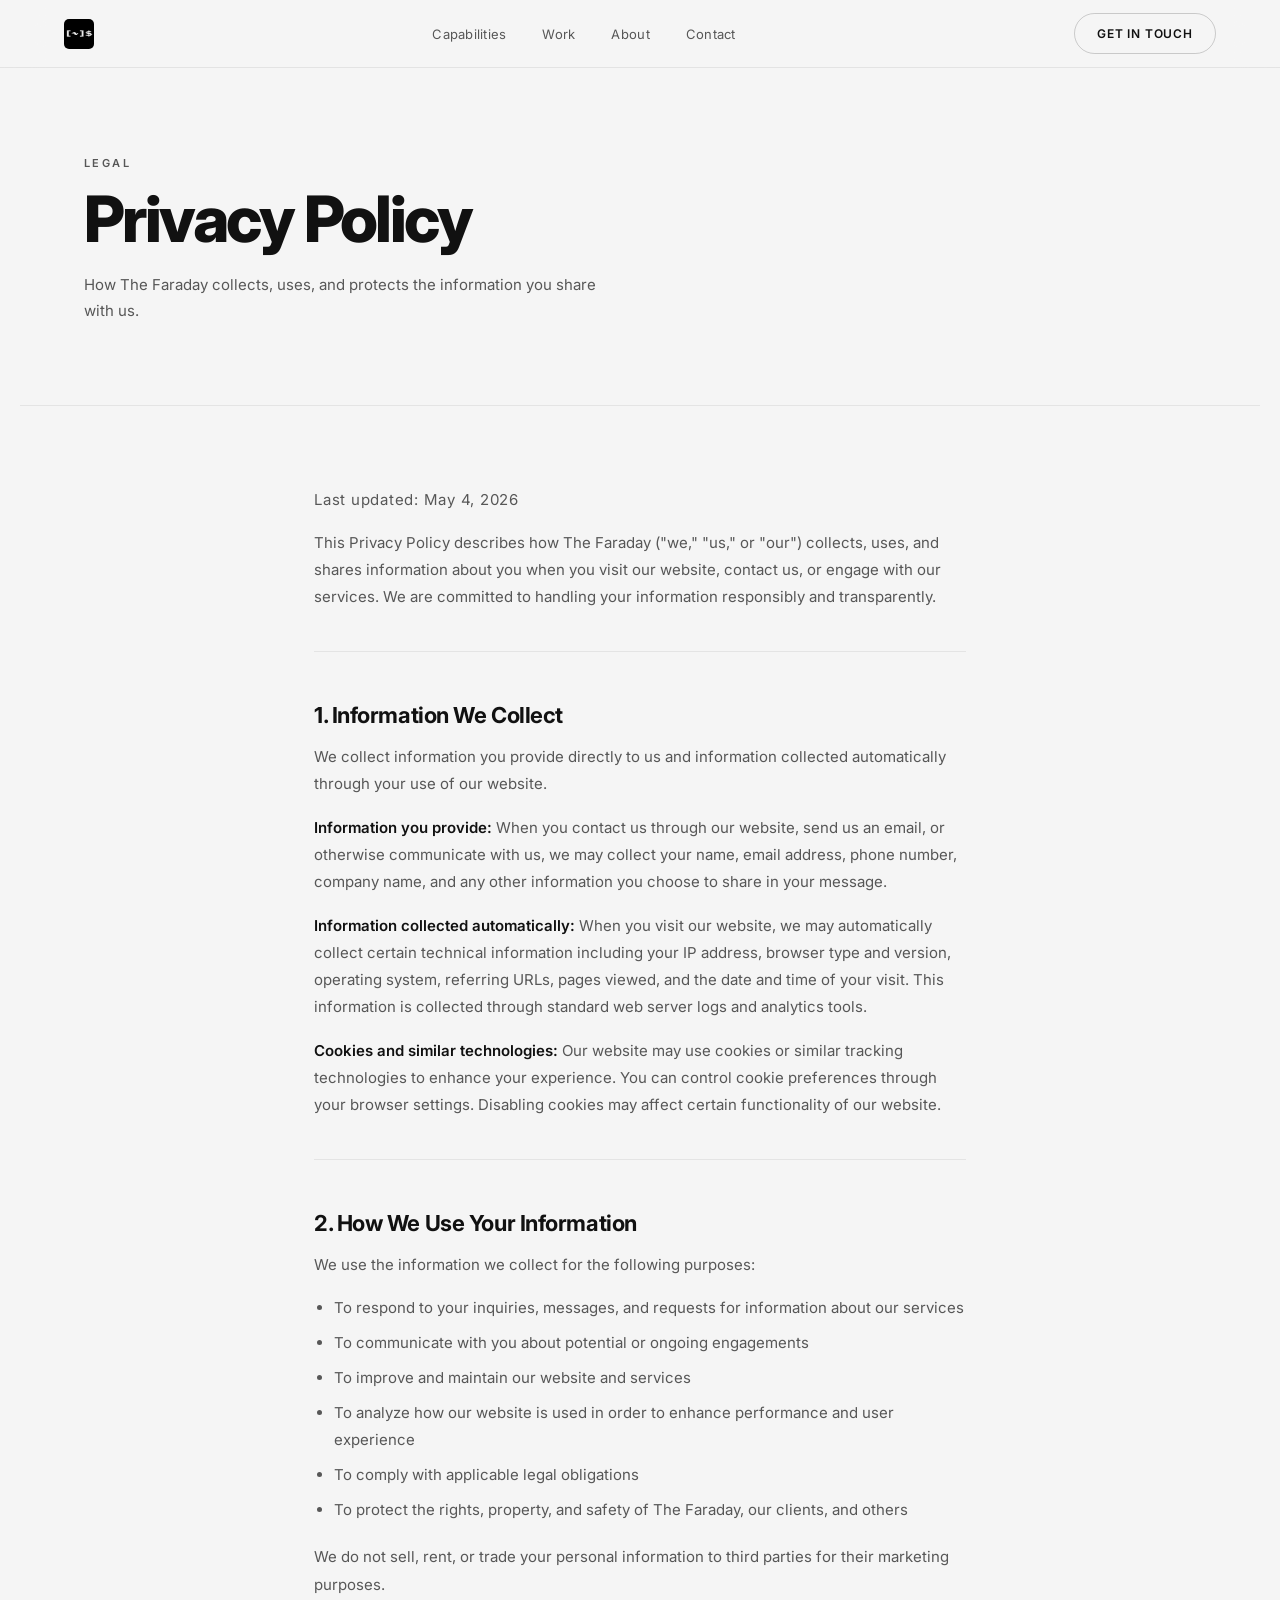
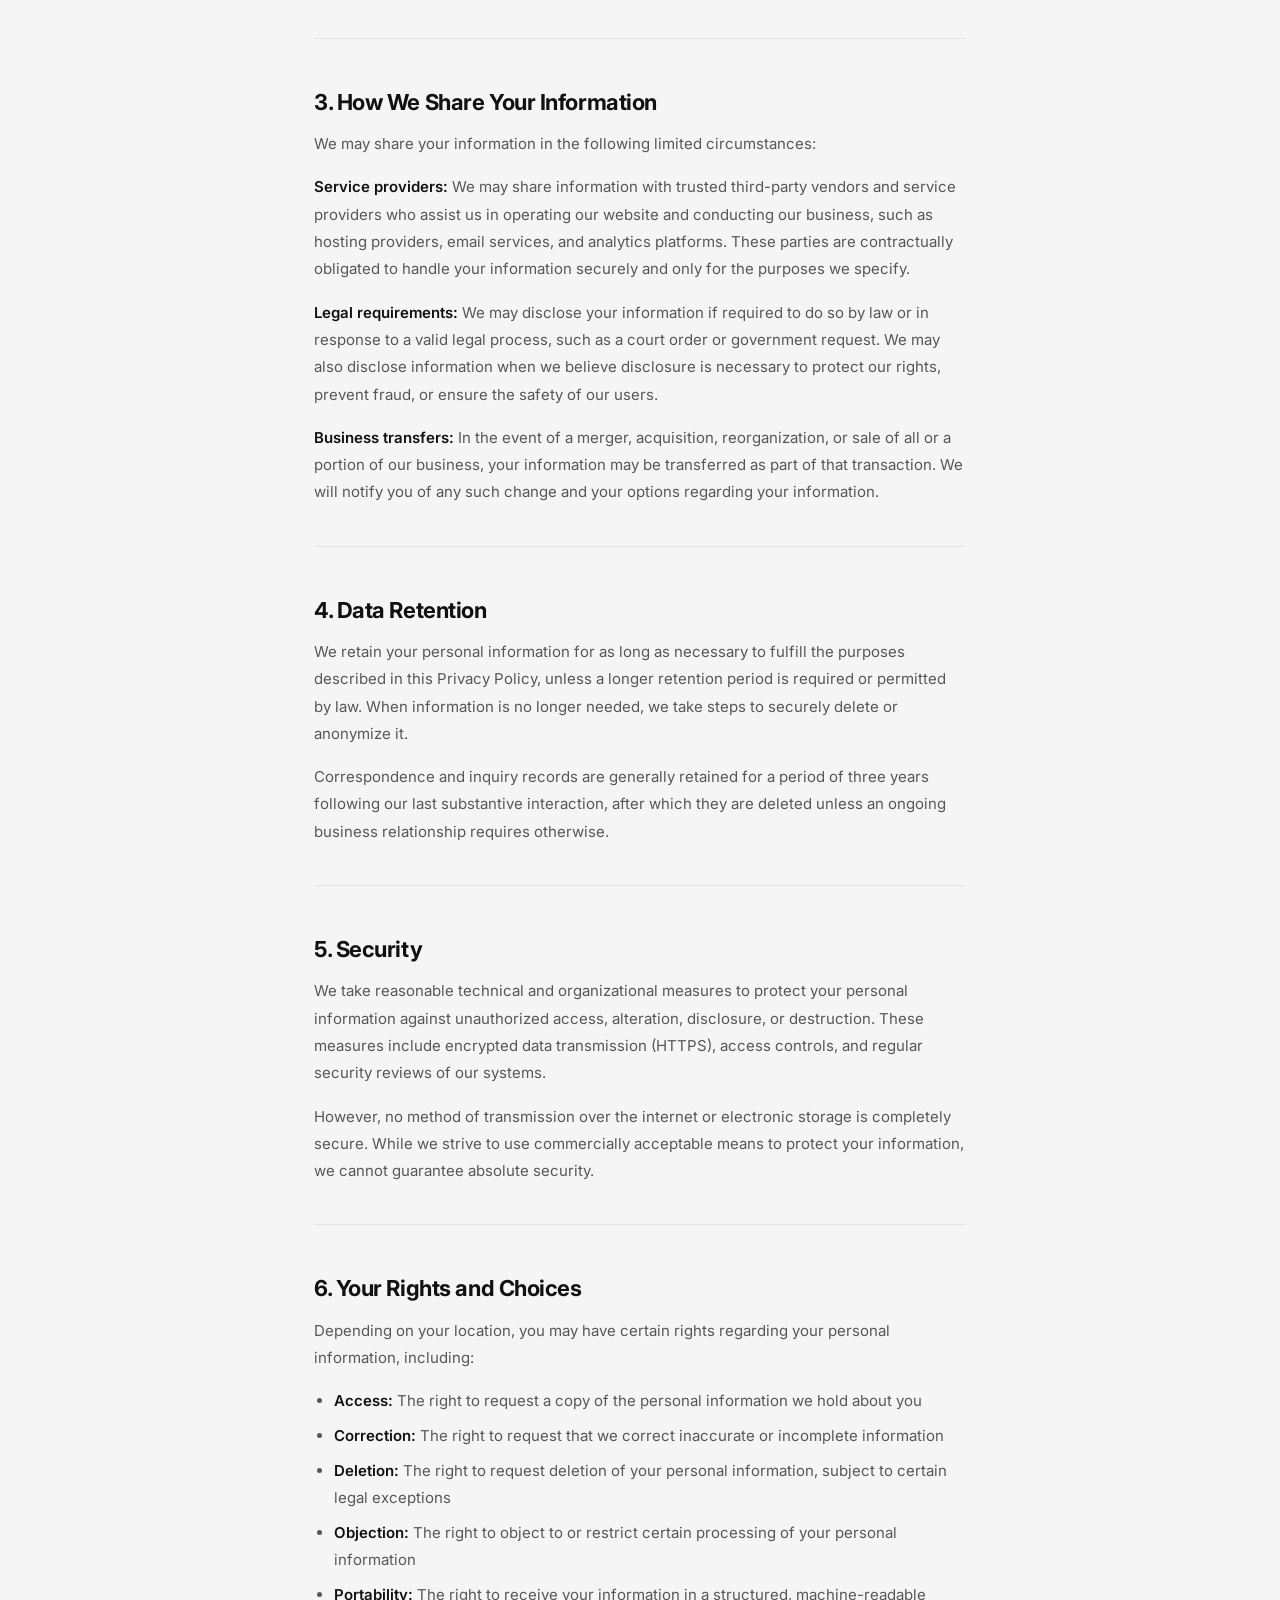
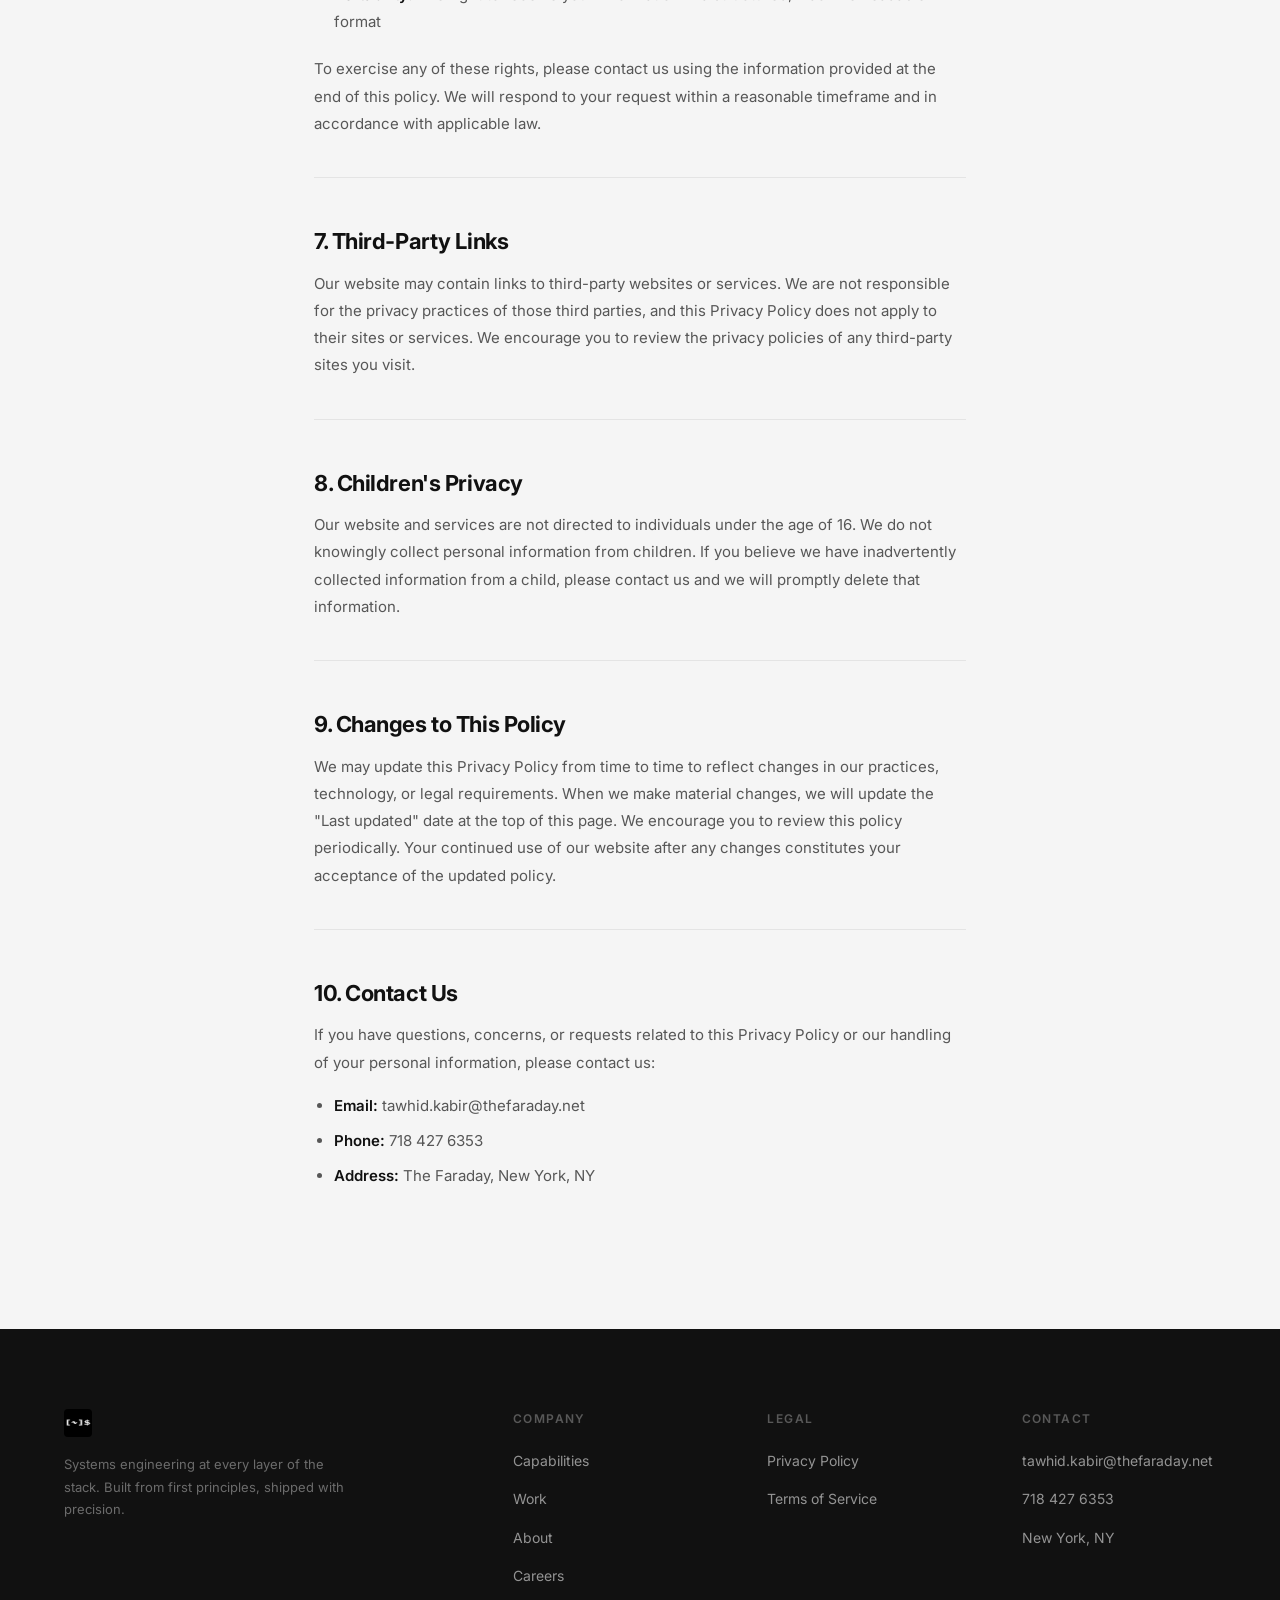
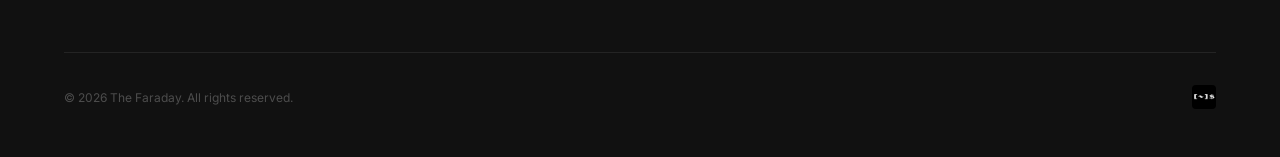
<file: privacy.html>
<!DOCTYPE html>
<html lang="en">
<head>
  <meta charset="UTF-8" />
  <meta name="viewport" content="width=device-width, initial-scale=1.0" />
  <title>Privacy Policy — The Faraday</title>
  <link rel="icon" type="image/png" href="favicon.png" />
  <link rel="apple-touch-icon" href="favicon.png" />
  <link rel="preconnect" href="https://fonts.googleapis.com" />
  <link href="https://fonts.googleapis.com/css2?family=Inter:wght@300;400;500;600;700;800&display=swap" rel="stylesheet" />
  <link rel="stylesheet" href="styles.css" />
</head>
<body>

  <div class="progress-bar" id="prog"></div>

  <nav>
    <a href="index.html" class="logo">
      <img src="favicon.png" alt="The Faraday" style="height:30px;width:auto;display:block;border-radius:5px;" />
    </a>
    <ul class="nav-links">
      <li><a href="index.html#capabilities">Capabilities</a></li>
      <li><a href="index.html#showcase">Work</a></li>
      <li><a href="index.html#founders">About</a></li>
      <li><a href="index.html#contact">Contact</a></li>
    </ul>
    <a href="index.html#contact" class="nav-btn">Get in Touch</a>
  </nav>

  <div class="subpage-hero">
    <span class="eyebrow">Legal</span>
    <h1>Privacy Policy</h1>
    <p>How The Faraday collects, uses, and protects the information you share with us.</p>
  </div>

  <div class="subpage-content">
    <p class="last-updated">Last updated: May 4, 2026</p>

    <p>This Privacy Policy describes how The Faraday ("we," "us," or "our") collects, uses, and shares information about you when you visit our website, contact us, or engage with our services. We are committed to handling your information responsibly and transparently.</p>

    <hr class="subpage-divider" />

    <h2>1. Information We Collect</h2>
    <p>We collect information you provide directly to us and information collected automatically through your use of our website.</p>

    <p><strong>Information you provide:</strong> When you contact us through our website, send us an email, or otherwise communicate with us, we may collect your name, email address, phone number, company name, and any other information you choose to share in your message.</p>

    <p><strong>Information collected automatically:</strong> When you visit our website, we may automatically collect certain technical information including your IP address, browser type and version, operating system, referring URLs, pages viewed, and the date and time of your visit. This information is collected through standard web server logs and analytics tools.</p>

    <p><strong>Cookies and similar technologies:</strong> Our website may use cookies or similar tracking technologies to enhance your experience. You can control cookie preferences through your browser settings. Disabling cookies may affect certain functionality of our website.</p>

    <hr class="subpage-divider" />

    <h2>2. How We Use Your Information</h2>
    <p>We use the information we collect for the following purposes:</p>
    <ul>
      <li>To respond to your inquiries, messages, and requests for information about our services</li>
      <li>To communicate with you about potential or ongoing engagements</li>
      <li>To improve and maintain our website and services</li>
      <li>To analyze how our website is used in order to enhance performance and user experience</li>
      <li>To comply with applicable legal obligations</li>
      <li>To protect the rights, property, and safety of The Faraday, our clients, and others</li>
    </ul>
    <p>We do not sell, rent, or trade your personal information to third parties for their marketing purposes.</p>

    <hr class="subpage-divider" />

    <h2>3. How We Share Your Information</h2>
    <p>We may share your information in the following limited circumstances:</p>

    <p><strong>Service providers:</strong> We may share information with trusted third-party vendors and service providers who assist us in operating our website and conducting our business, such as hosting providers, email services, and analytics platforms. These parties are contractually obligated to handle your information securely and only for the purposes we specify.</p>

    <p><strong>Legal requirements:</strong> We may disclose your information if required to do so by law or in response to a valid legal process, such as a court order or government request. We may also disclose information when we believe disclosure is necessary to protect our rights, prevent fraud, or ensure the safety of our users.</p>

    <p><strong>Business transfers:</strong> In the event of a merger, acquisition, reorganization, or sale of all or a portion of our business, your information may be transferred as part of that transaction. We will notify you of any such change and your options regarding your information.</p>

    <hr class="subpage-divider" />

    <h2>4. Data Retention</h2>
    <p>We retain your personal information for as long as necessary to fulfill the purposes described in this Privacy Policy, unless a longer retention period is required or permitted by law. When information is no longer needed, we take steps to securely delete or anonymize it.</p>

    <p>Correspondence and inquiry records are generally retained for a period of three years following our last substantive interaction, after which they are deleted unless an ongoing business relationship requires otherwise.</p>

    <hr class="subpage-divider" />

    <h2>5. Security</h2>
    <p>We take reasonable technical and organizational measures to protect your personal information against unauthorized access, alteration, disclosure, or destruction. These measures include encrypted data transmission (HTTPS), access controls, and regular security reviews of our systems.</p>

    <p>However, no method of transmission over the internet or electronic storage is completely secure. While we strive to use commercially acceptable means to protect your information, we cannot guarantee absolute security.</p>

    <hr class="subpage-divider" />

    <h2>6. Your Rights and Choices</h2>
    <p>Depending on your location, you may have certain rights regarding your personal information, including:</p>
    <ul>
      <li><strong>Access:</strong> The right to request a copy of the personal information we hold about you</li>
      <li><strong>Correction:</strong> The right to request that we correct inaccurate or incomplete information</li>
      <li><strong>Deletion:</strong> The right to request deletion of your personal information, subject to certain legal exceptions</li>
      <li><strong>Objection:</strong> The right to object to or restrict certain processing of your personal information</li>
      <li><strong>Portability:</strong> The right to receive your information in a structured, machine-readable format</li>
    </ul>
    <p>To exercise any of these rights, please contact us using the information provided at the end of this policy. We will respond to your request within a reasonable timeframe and in accordance with applicable law.</p>

    <hr class="subpage-divider" />

    <h2>7. Third-Party Links</h2>
    <p>Our website may contain links to third-party websites or services. We are not responsible for the privacy practices of those third parties, and this Privacy Policy does not apply to their sites or services. We encourage you to review the privacy policies of any third-party sites you visit.</p>

    <hr class="subpage-divider" />

    <h2>8. Children's Privacy</h2>
    <p>Our website and services are not directed to individuals under the age of 16. We do not knowingly collect personal information from children. If you believe we have inadvertently collected information from a child, please contact us and we will promptly delete that information.</p>

    <hr class="subpage-divider" />

    <h2>9. Changes to This Policy</h2>
    <p>We may update this Privacy Policy from time to time to reflect changes in our practices, technology, or legal requirements. When we make material changes, we will update the "Last updated" date at the top of this page. We encourage you to review this policy periodically. Your continued use of our website after any changes constitutes your acceptance of the updated policy.</p>

    <hr class="subpage-divider" />

    <h2>10. Contact Us</h2>
    <p>If you have questions, concerns, or requests related to this Privacy Policy or our handling of your personal information, please contact us:</p>
    <ul>
      <li><strong>Email:</strong> tawhid.kabir@thefaraday.net</li>
      <li><strong>Phone:</strong> 718 427 6353</li>
      <li><strong>Address:</strong> The Faraday, New York, NY</li>
    </ul>
  </div>

  <footer>
    <div class="footer-top">
      <div class="footer-brand">
        <a href="index.html">
          <img src="favicon.png" alt="The Faraday" style="height:28px;width:auto;display:block;border-radius:4px;margin-bottom:14px;" />
        </a>
        <p>Systems engineering at every layer of the stack. Built from first principles, shipped with precision.</p>
      </div>
      <div class="footer-col">
        <h4>Company</h4>
        <ul>
          <li><a href="index.html#capabilities">Capabilities</a></li>
          <li><a href="index.html#showcase">Work</a></li>
          <li><a href="index.html#founders">About</a></li>
          <li><a href="careers.html">Careers</a></li>
        </ul>
      </div>
      <div class="footer-col">
        <h4>Legal</h4>
        <ul>
          <li><a href="privacy.html">Privacy Policy</a></li>
          <li><a href="terms.html">Terms of Service</a></li>
        </ul>
      </div>
      <div class="footer-col">
        <h4>Contact</h4>
        <ul>
          <li><a href="mailto:tawhid.kabir@thefaraday.net">tawhid.kabir@thefaraday.net</a></li>
          <li><a href="tel:7184276353">718 427 6353</a></li>
          <li><a href="index.html#contact">New York, NY</a></li>
        </ul>
      </div>
    </div>
    <div class="footer-bottom">
      <p class="footer-copy">© 2026 The Faraday. All rights reserved.</p>
      <a href="index.html">
        <img src="favicon.png" alt="The Faraday" style="height:24px;width:auto;display:block;border-radius:4px;" />
      </a>
    </div>
  </footer>

  <script>
    const prog = document.getElementById('prog');
    window.addEventListener('scroll', () => {
      const h = document.documentElement;
      prog.style.width = (h.scrollTop / (h.scrollHeight - h.clientHeight) * 100) + '%';
    }, { passive: true });
  </script>
</body>
</html>
</file>
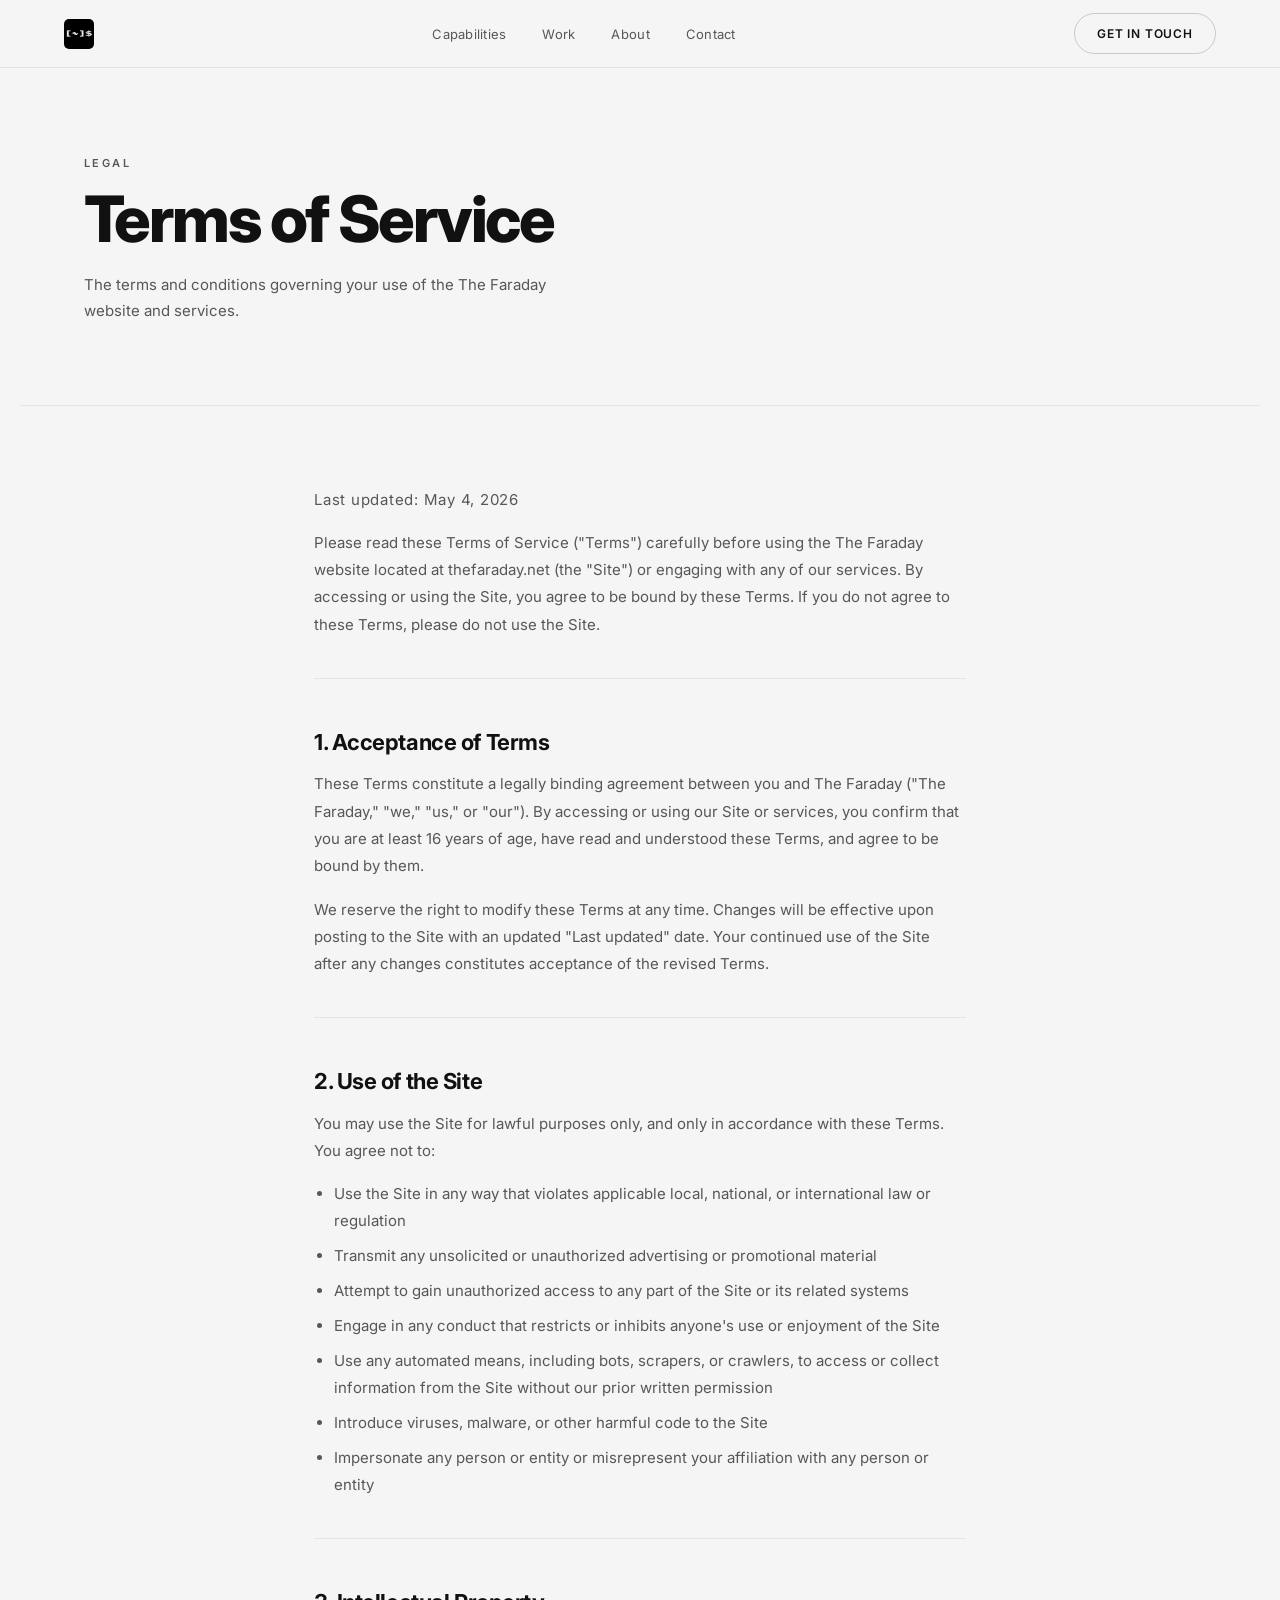
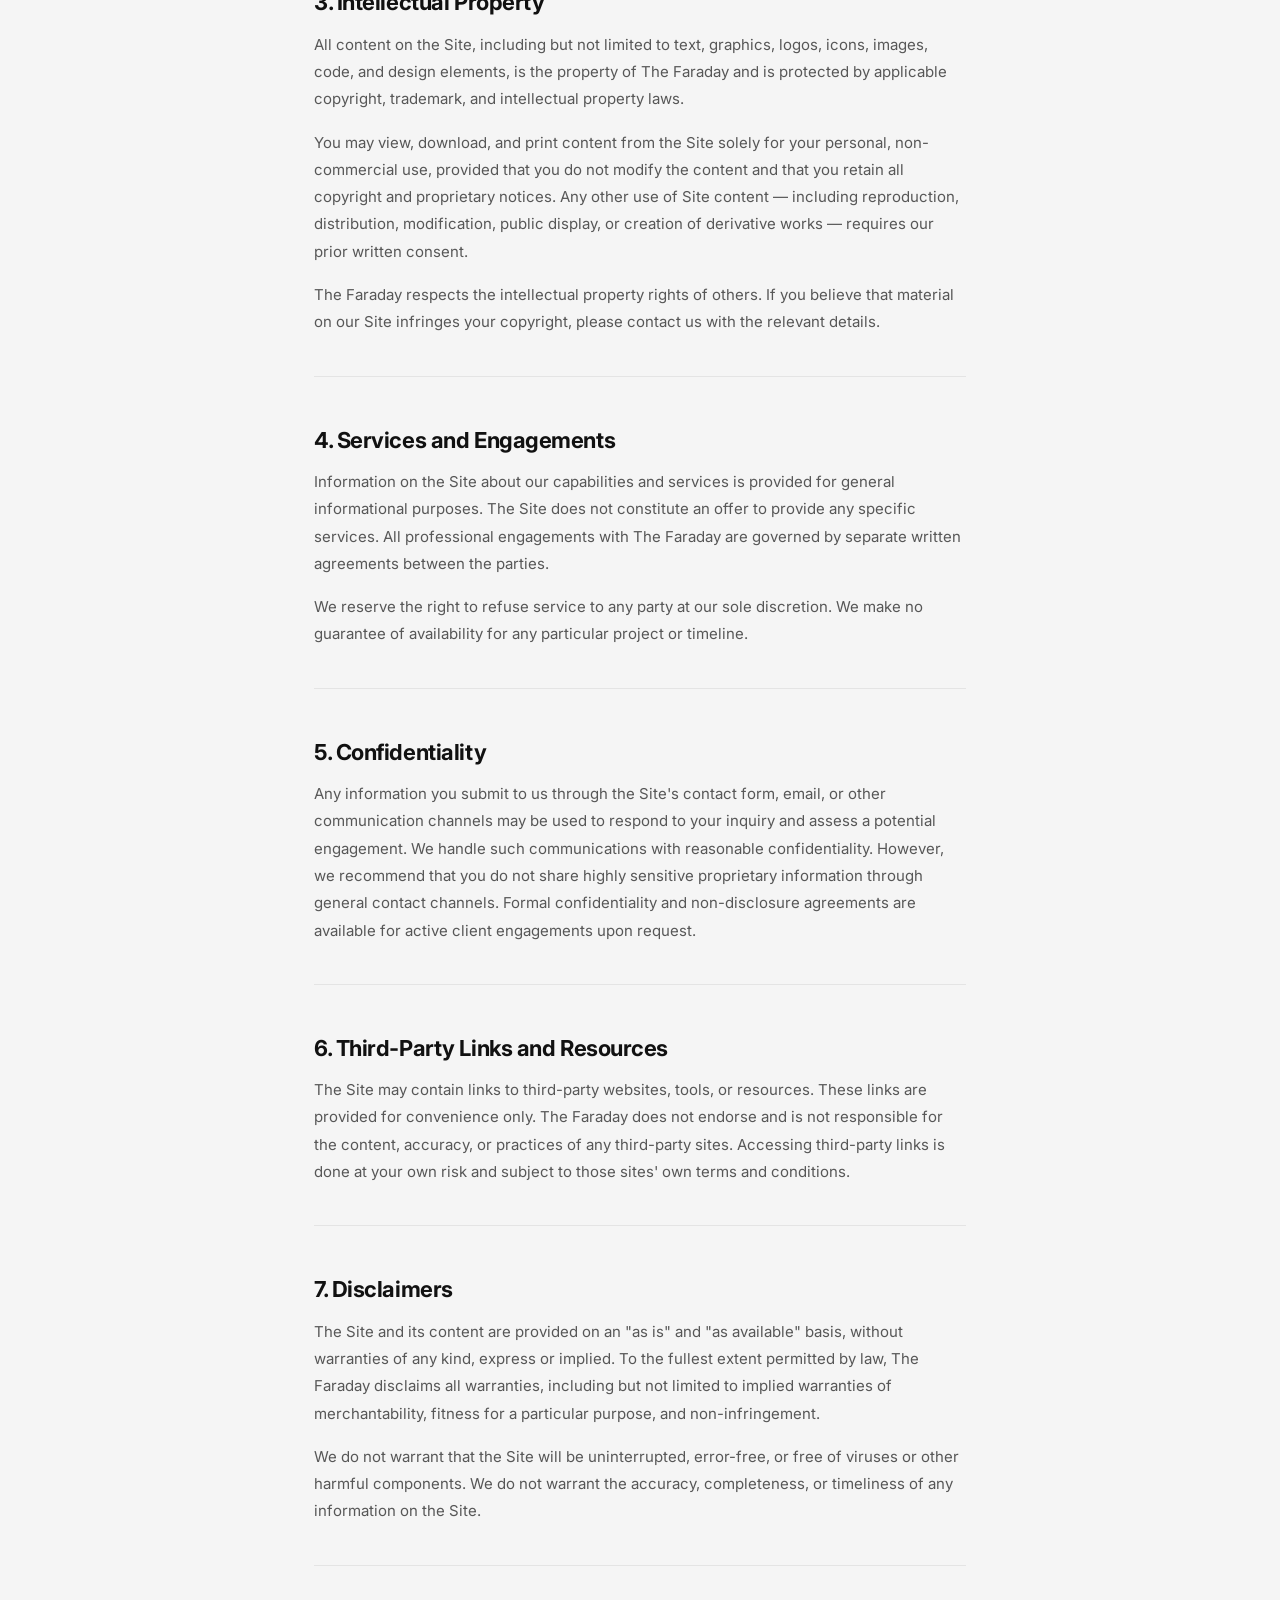
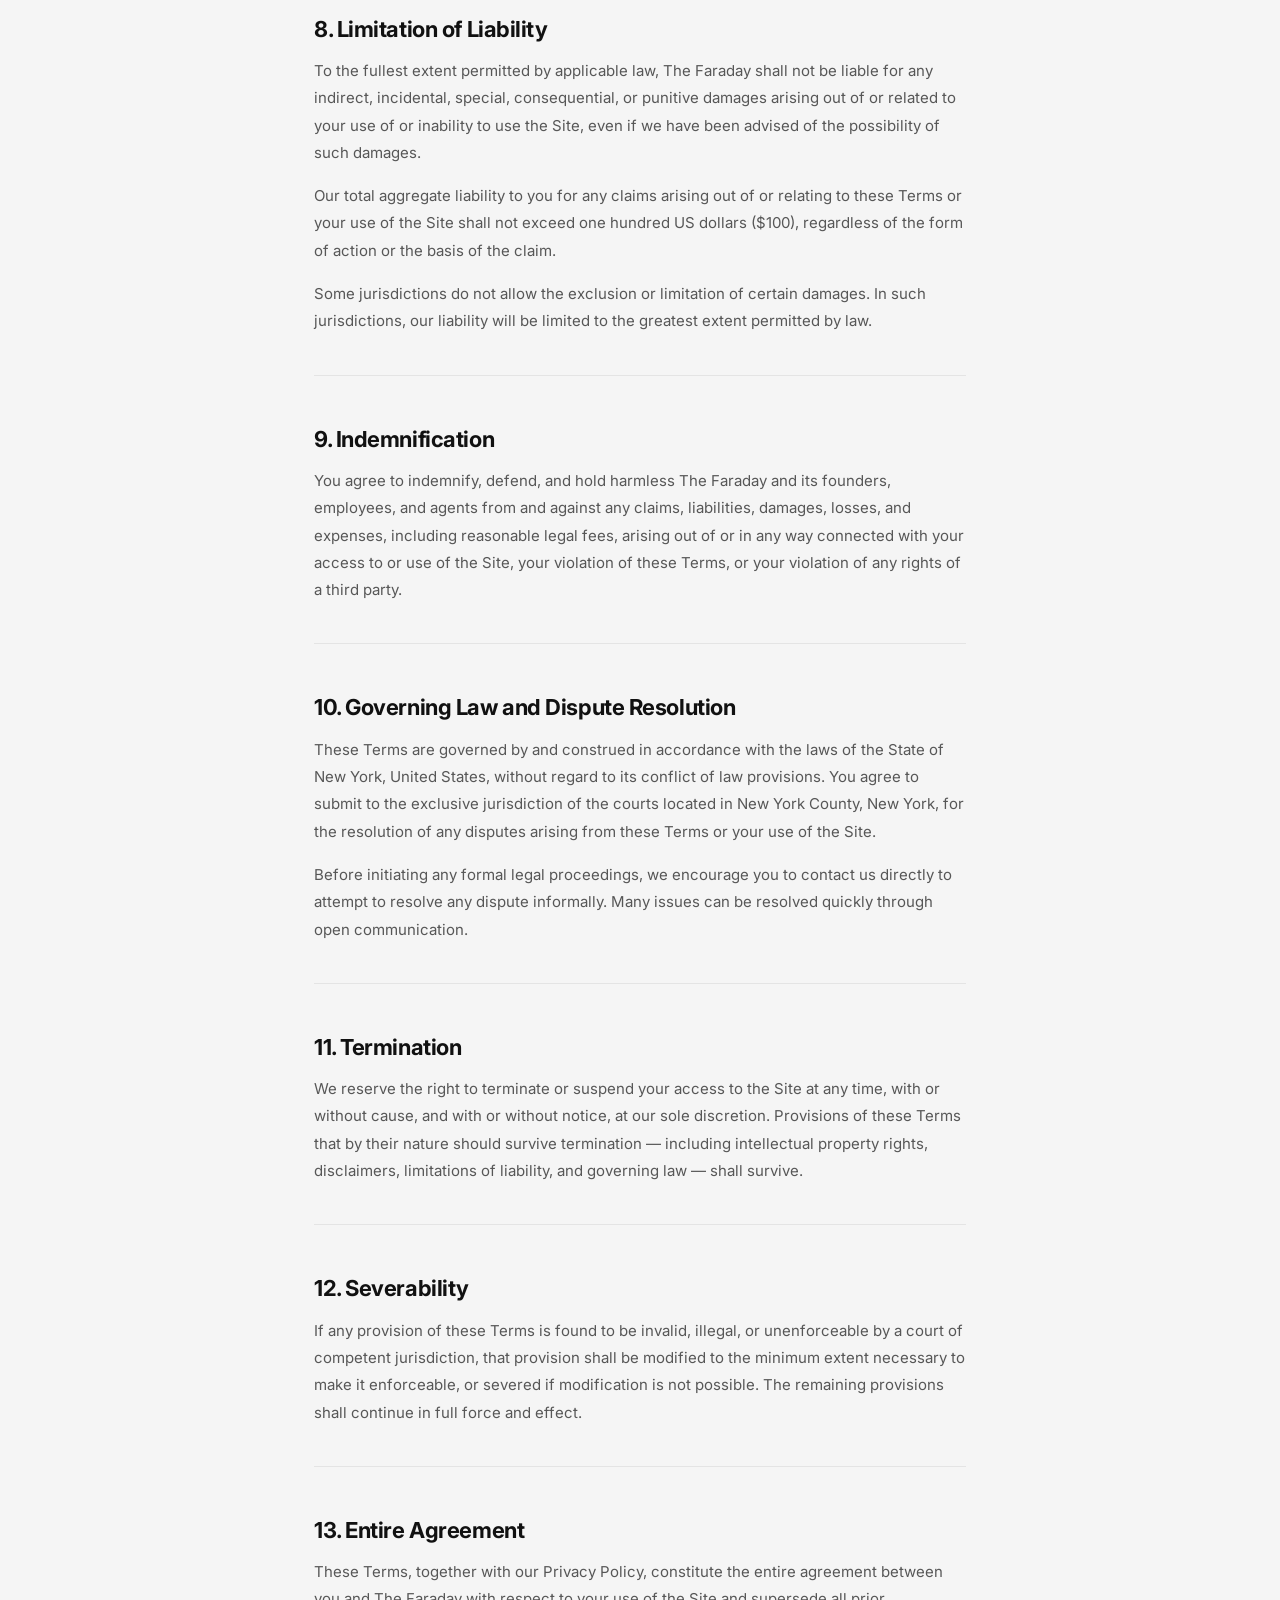
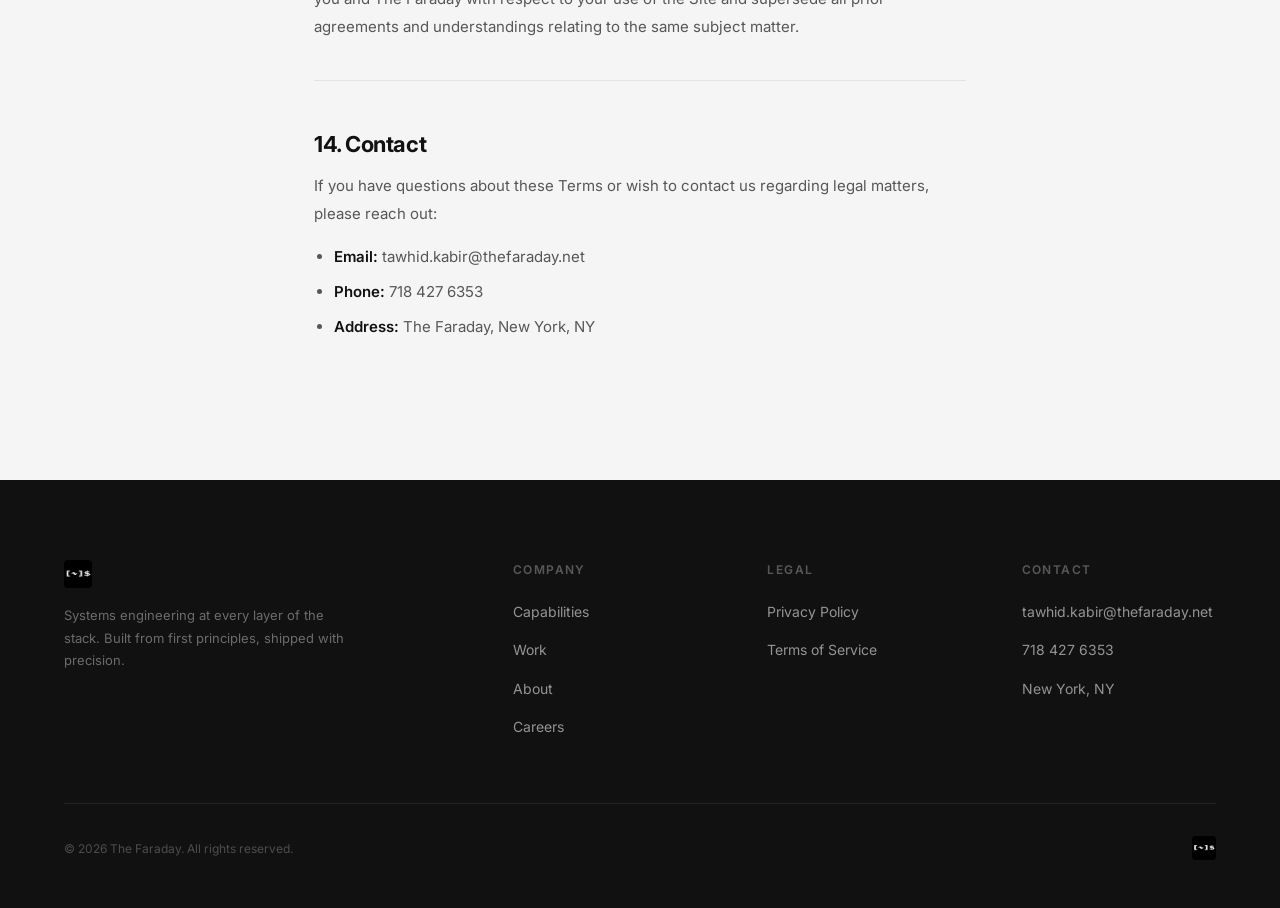
<file: terms.html>
<!DOCTYPE html>
<html lang="en">
<head>
  <meta charset="UTF-8" />
  <meta name="viewport" content="width=device-width, initial-scale=1.0" />
  <title>Terms of Service — The Faraday</title>
  <link rel="icon" type="image/png" href="favicon.png" />
  <link rel="apple-touch-icon" href="favicon.png" />
  <link rel="preconnect" href="https://fonts.googleapis.com" />
  <link href="https://fonts.googleapis.com/css2?family=Inter:wght@300;400;500;600;700;800&display=swap" rel="stylesheet" />
  <link rel="stylesheet" href="styles.css" />
</head>
<body>

  <div class="progress-bar" id="prog"></div>

  <nav>
    <a href="index.html" class="logo">
      <img src="favicon.png" alt="The Faraday" style="height:30px;width:auto;display:block;border-radius:5px;" />
    </a>
    <ul class="nav-links">
      <li><a href="index.html#capabilities">Capabilities</a></li>
      <li><a href="index.html#showcase">Work</a></li>
      <li><a href="index.html#founders">About</a></li>
      <li><a href="index.html#contact">Contact</a></li>
    </ul>
    <a href="index.html#contact" class="nav-btn">Get in Touch</a>
  </nav>

  <div class="subpage-hero">
    <span class="eyebrow">Legal</span>
    <h1>Terms of Service</h1>
    <p>The terms and conditions governing your use of the The Faraday website and services.</p>
  </div>

  <div class="subpage-content">
    <p class="last-updated">Last updated: May 4, 2026</p>

    <p>Please read these Terms of Service ("Terms") carefully before using the The Faraday website located at thefaraday.net (the "Site") or engaging with any of our services. By accessing or using the Site, you agree to be bound by these Terms. If you do not agree to these Terms, please do not use the Site.</p>

    <hr class="subpage-divider" />

    <h2>1. Acceptance of Terms</h2>
    <p>These Terms constitute a legally binding agreement between you and The Faraday ("The Faraday," "we," "us," or "our"). By accessing or using our Site or services, you confirm that you are at least 16 years of age, have read and understood these Terms, and agree to be bound by them.</p>

    <p>We reserve the right to modify these Terms at any time. Changes will be effective upon posting to the Site with an updated "Last updated" date. Your continued use of the Site after any changes constitutes acceptance of the revised Terms.</p>

    <hr class="subpage-divider" />

    <h2>2. Use of the Site</h2>
    <p>You may use the Site for lawful purposes only, and only in accordance with these Terms. You agree not to:</p>
    <ul>
      <li>Use the Site in any way that violates applicable local, national, or international law or regulation</li>
      <li>Transmit any unsolicited or unauthorized advertising or promotional material</li>
      <li>Attempt to gain unauthorized access to any part of the Site or its related systems</li>
      <li>Engage in any conduct that restricts or inhibits anyone's use or enjoyment of the Site</li>
      <li>Use any automated means, including bots, scrapers, or crawlers, to access or collect information from the Site without our prior written permission</li>
      <li>Introduce viruses, malware, or other harmful code to the Site</li>
      <li>Impersonate any person or entity or misrepresent your affiliation with any person or entity</li>
    </ul>

    <hr class="subpage-divider" />

    <h2>3. Intellectual Property</h2>
    <p>All content on the Site, including but not limited to text, graphics, logos, icons, images, code, and design elements, is the property of The Faraday and is protected by applicable copyright, trademark, and intellectual property laws.</p>

    <p>You may view, download, and print content from the Site solely for your personal, non-commercial use, provided that you do not modify the content and that you retain all copyright and proprietary notices. Any other use of Site content — including reproduction, distribution, modification, public display, or creation of derivative works — requires our prior written consent.</p>

    <p>The Faraday respects the intellectual property rights of others. If you believe that material on our Site infringes your copyright, please contact us with the relevant details.</p>

    <hr class="subpage-divider" />

    <h2>4. Services and Engagements</h2>
    <p>Information on the Site about our capabilities and services is provided for general informational purposes. The Site does not constitute an offer to provide any specific services. All professional engagements with The Faraday are governed by separate written agreements between the parties.</p>

    <p>We reserve the right to refuse service to any party at our sole discretion. We make no guarantee of availability for any particular project or timeline.</p>

    <hr class="subpage-divider" />

    <h2>5. Confidentiality</h2>
    <p>Any information you submit to us through the Site's contact form, email, or other communication channels may be used to respond to your inquiry and assess a potential engagement. We handle such communications with reasonable confidentiality. However, we recommend that you do not share highly sensitive proprietary information through general contact channels. Formal confidentiality and non-disclosure agreements are available for active client engagements upon request.</p>

    <hr class="subpage-divider" />

    <h2>6. Third-Party Links and Resources</h2>
    <p>The Site may contain links to third-party websites, tools, or resources. These links are provided for convenience only. The Faraday does not endorse and is not responsible for the content, accuracy, or practices of any third-party sites. Accessing third-party links is done at your own risk and subject to those sites' own terms and conditions.</p>

    <hr class="subpage-divider" />

    <h2>7. Disclaimers</h2>
    <p>The Site and its content are provided on an "as is" and "as available" basis, without warranties of any kind, express or implied. To the fullest extent permitted by law, The Faraday disclaims all warranties, including but not limited to implied warranties of merchantability, fitness for a particular purpose, and non-infringement.</p>

    <p>We do not warrant that the Site will be uninterrupted, error-free, or free of viruses or other harmful components. We do not warrant the accuracy, completeness, or timeliness of any information on the Site.</p>

    <hr class="subpage-divider" />

    <h2>8. Limitation of Liability</h2>
    <p>To the fullest extent permitted by applicable law, The Faraday shall not be liable for any indirect, incidental, special, consequential, or punitive damages arising out of or related to your use of or inability to use the Site, even if we have been advised of the possibility of such damages.</p>

    <p>Our total aggregate liability to you for any claims arising out of or relating to these Terms or your use of the Site shall not exceed one hundred US dollars ($100), regardless of the form of action or the basis of the claim.</p>

    <p>Some jurisdictions do not allow the exclusion or limitation of certain damages. In such jurisdictions, our liability will be limited to the greatest extent permitted by law.</p>

    <hr class="subpage-divider" />

    <h2>9. Indemnification</h2>
    <p>You agree to indemnify, defend, and hold harmless The Faraday and its founders, employees, and agents from and against any claims, liabilities, damages, losses, and expenses, including reasonable legal fees, arising out of or in any way connected with your access to or use of the Site, your violation of these Terms, or your violation of any rights of a third party.</p>

    <hr class="subpage-divider" />

    <h2>10. Governing Law and Dispute Resolution</h2>
    <p>These Terms are governed by and construed in accordance with the laws of the State of New York, United States, without regard to its conflict of law provisions. You agree to submit to the exclusive jurisdiction of the courts located in New York County, New York, for the resolution of any disputes arising from these Terms or your use of the Site.</p>

    <p>Before initiating any formal legal proceedings, we encourage you to contact us directly to attempt to resolve any dispute informally. Many issues can be resolved quickly through open communication.</p>

    <hr class="subpage-divider" />

    <h2>11. Termination</h2>
    <p>We reserve the right to terminate or suspend your access to the Site at any time, with or without cause, and with or without notice, at our sole discretion. Provisions of these Terms that by their nature should survive termination — including intellectual property rights, disclaimers, limitations of liability, and governing law — shall survive.</p>

    <hr class="subpage-divider" />

    <h2>12. Severability</h2>
    <p>If any provision of these Terms is found to be invalid, illegal, or unenforceable by a court of competent jurisdiction, that provision shall be modified to the minimum extent necessary to make it enforceable, or severed if modification is not possible. The remaining provisions shall continue in full force and effect.</p>

    <hr class="subpage-divider" />

    <h2>13. Entire Agreement</h2>
    <p>These Terms, together with our Privacy Policy, constitute the entire agreement between you and The Faraday with respect to your use of the Site and supersede all prior agreements and understandings relating to the same subject matter.</p>

    <hr class="subpage-divider" />

    <h2>14. Contact</h2>
    <p>If you have questions about these Terms or wish to contact us regarding legal matters, please reach out:</p>
    <ul>
      <li><strong>Email:</strong> tawhid.kabir@thefaraday.net</li>
      <li><strong>Phone:</strong> 718 427 6353</li>
      <li><strong>Address:</strong> The Faraday, New York, NY</li>
    </ul>
  </div>

  <footer>
    <div class="footer-top">
      <div class="footer-brand">
        <a href="index.html">
          <img src="favicon.png" alt="The Faraday" style="height:28px;width:auto;display:block;border-radius:4px;margin-bottom:14px;" />
        </a>
        <p>Systems engineering at every layer of the stack. Built from first principles, shipped with precision.</p>
      </div>
      <div class="footer-col">
        <h4>Company</h4>
        <ul>
          <li><a href="index.html#capabilities">Capabilities</a></li>
          <li><a href="index.html#showcase">Work</a></li>
          <li><a href="index.html#founders">About</a></li>
          <li><a href="careers.html">Careers</a></li>
        </ul>
      </div>
      <div class="footer-col">
        <h4>Legal</h4>
        <ul>
          <li><a href="privacy.html">Privacy Policy</a></li>
          <li><a href="terms.html">Terms of Service</a></li>
        </ul>
      </div>
      <div class="footer-col">
        <h4>Contact</h4>
        <ul>
          <li><a href="mailto:tawhid.kabir@thefaraday.net">tawhid.kabir@thefaraday.net</a></li>
          <li><a href="tel:7184276353">718 427 6353</a></li>
          <li><a href="index.html#contact">New York, NY</a></li>
        </ul>
      </div>
    </div>
    <div class="footer-bottom">
      <p class="footer-copy">© 2026 The Faraday. All rights reserved.</p>
      <a href="index.html">
        <img src="favicon.png" alt="The Faraday" style="height:24px;width:auto;display:block;border-radius:4px;" />
      </a>
    </div>
  </footer>

  <script>
    const prog = document.getElementById('prog');
    window.addEventListener('scroll', () => {
      const h = document.documentElement;
      prog.style.width = (h.scrollTop / (h.scrollHeight - h.clientHeight) * 100) + '%';
    }, { passive: true });
  </script>
</body>
</html>
</file>
<file: styles.css>
/* ── RESET & BASE ──────────────────────────────────────────────── */
*, *::before, *::after { margin: 0; padding: 0; box-sizing: border-box; }

/* ── PIXEL LOGO ─────────────────────────────────────────────────── */
.pixel-logo {
  font-family: 'Press Start 2P', monospace;
  font-size: 10px;
  color: inherit;
  text-decoration: none;
  line-height: 1.5;
  letter-spacing: 0;
  text-transform: none !important;
}
.pixel-logo-hero {
  font-family: 'Press Start 2P', monospace;
  font-size: 13px;
  color: var(--text);
  text-decoration: none;
  display: inline-block;
  margin-bottom: 28px;
  line-height: 1.5;
}

:root {
  --bg:      #F5F5F5;
  --bg-off:  #EEEEEE;
  --bg-dk:   #111111;
  --text:    #111111;
  --muted:   #575757;
  --faint:   #999999;
  --accent:  #1D4ED8;
  --surface: rgba(255, 255, 255, 0.72);
  --border:  rgba(0, 0, 0, 0.07);
  --nav-h:   68px;
  --max-w:   1240px;
  --pad:     clamp(28px, 5vw, 72px);
}

html { scroll-behavior: smooth; }

body {
  font-family: 'Inter', -apple-system, BlinkMacSystemFont, 'Segoe UI', sans-serif;
  background: var(--bg);
  color: var(--text);
  overflow-x: hidden;
  -webkit-font-smoothing: antialiased;
  -moz-osx-font-smoothing: grayscale;
  font-size: 16px;
  line-height: 1.65;
}

img, svg { display: block; max-width: 100%; }
a { color: inherit; }

/* ── SCROLL PROGRESS ───────────────────────────────────────────── */
.progress-bar {
  position: fixed; top: 0; left: 0; height: 2px; z-index: 9999;
  background: var(--accent); width: 0%; transition: width 0.1s linear;
  pointer-events: none;
}

/* ── NAV ────────────────────────────────────────────────────────── */
nav {
  position: fixed; top: 0; left: 0; right: 0;
  height: var(--nav-h); z-index: 800;
  display: flex; align-items: center; justify-content: space-between;
  padding: 0 var(--pad);
  background: rgba(245, 245, 245, 0.90);
  backdrop-filter: blur(22px) saturate(160%);
  -webkit-backdrop-filter: blur(22px) saturate(160%);
  border-bottom: 1px solid var(--border);
  transition: background 0.3s;
}
.logo {
  font-size: 13px; font-weight: 700;
  letter-spacing: 0.10em; text-transform: uppercase;
  text-decoration: none; color: var(--text);
}
.nav-links { display: flex; gap: 36px; list-style: none; }
.nav-links a {
  font-size: 13px; color: var(--muted);
  text-decoration: none; letter-spacing: 0.02em;
  transition: color 0.2s;
}
.nav-links a:hover { color: var(--text); }
.nav-btn {
  font-size: 12px; font-weight: 600;
  letter-spacing: 0.07em; text-transform: uppercase;
  text-decoration: none; color: var(--text);
  padding: 10px 22px; border-radius: 100px;
  border: 1.5px solid rgba(0,0,0,0.18);
  transition: all 0.22s;
}
.nav-btn:hover { background: var(--text); color: #fff; border-color: var(--text); }

/* ── ANIMATION HELPERS ─────────────────────────────────────────── */
.fade-up {
  opacity: 0;
  transform: translateY(28px);
  transition: opacity 0.85s ease, transform 0.85s ease;
}
.fade-up.delay-1 { transition-delay: 0.10s; }
.fade-up.delay-2 { transition-delay: 0.20s; }
.fade-up.delay-3 { transition-delay: 0.30s; }
.fade-up.delay-4 { transition-delay: 0.40s; }
.fade-in {
  opacity: 0;
  transition: opacity 1.0s ease;
}
.fade-left {
  opacity: 0;
  transform: translateX(-30px);
  transition: opacity 0.9s ease, transform 0.9s ease;
}
.fade-right {
  opacity: 0;
  transform: translateX(30px);
  transition: opacity 0.9s ease, transform 0.9s ease;
}
.visible {
  opacity: 1 !important;
  transform: translate(0, 0) !important;
}

/* ── LAYOUT HELPERS ────────────────────────────────────────────── */
.inner {
  max-width: var(--max-w);
  margin: 0 auto;
  padding: 0 var(--pad);
}
.section { padding: 112px 0; }
.section-alt { background: var(--bg-off); }

/* ── TYPOGRAPHY ────────────────────────────────────────────────── */
.eyebrow {
  display: inline-block;
  font-size: 11px; font-weight: 600;
  letter-spacing: 0.22em; text-transform: uppercase;
  color: var(--muted); margin-bottom: 18px;
}
h1 {
  font-size: clamp(42px, 6vw, 88px);
  font-weight: 800; line-height: 1.03;
  letter-spacing: -0.04em;
}
h2 {
  font-size: clamp(32px, 4.5vw, 60px);
  font-weight: 800; line-height: 1.06;
  letter-spacing: -0.03em;
}
h3 {
  font-size: clamp(20px, 2.5vw, 26px);
  font-weight: 700; line-height: 1.2;
  letter-spacing: -0.02em;
}
.lead {
  font-size: clamp(15px, 1.6vw, 18px);
  color: var(--muted); line-height: 1.75;
  font-weight: 400;
}
p { font-size: 15px; color: var(--muted); line-height: 1.75; }

/* ── PILL BUTTON ───────────────────────────────────────────────── */
.pill-btn {
  display: inline-flex; align-items: center; gap: 10px;
  padding: 14px 32px; border-radius: 100px;
  border: 1.5px solid rgba(0,0,0,0.18);
  font-size: 12px; font-weight: 600;
  letter-spacing: 0.07em; text-transform: uppercase;
  text-decoration: none; color: var(--text);
  transition: all 0.24s;
}
.pill-btn:hover { background: var(--text); color: #fff; border-color: var(--text); }
.pill-btn svg { transition: transform 0.24s; }
.pill-btn:hover svg { transform: translateX(4px); }

.pill-btn-dark {
  background: #fff; color: var(--bg-dk);
  border: 1.5px solid rgba(255,255,255,0.2);
}
.pill-btn-dark:hover { background: var(--bg-dk); color: #fff; border-color: var(--bg-dk); }

/* ── HERO ───────────────────────────────────────────────────────── */
.hero {
  min-height: 100vh;
  display: grid;
  grid-template-columns: 1fr 1fr;
  align-items: center;
  padding-top: var(--nav-h);
  background: linear-gradient(155deg, #F7F7F7 0%, #F0F0F0 60%, #E9E9E9 100%);
  overflow: hidden;
}
.hero-text {
  padding: 80px var(--pad) 80px;
  padding-right: 48px;
}
.hero-text h1 { margin-bottom: 24px; max-width: 560px; }
.hero-text .lead { max-width: 440px; }
.hero-text .pill-btn { margin-top: 40px; }

.hero-visual {
  display: flex; align-items: center; justify-content: center;
  padding: 60px var(--pad) 60px 24px;
  position: relative;
}
.hero-img-wrap {
  position: relative; width: 100%; max-width: 620px;
  border-radius: 16px; overflow: hidden;
  box-shadow:
    0 80px 120px rgba(0,0,0,0.12),
    0 32px 48px rgba(0,0,0,0.08),
    0 8px 16px rgba(0,0,0,0.06);
  transform: rotate(1.5deg);
  transition: transform 0.6s ease;
}
.hero-img-wrap:hover { transform: rotate(0.5deg) scale(1.01); }

/* ── CAPABILITIES ──────────────────────────────────────────────── */
.capabilities { padding: 120px 0; }
.capabilities-header { margin-bottom: 64px; }
.caps-grid {
  display: grid;
  grid-template-columns: repeat(3, 1fr);
  gap: 20px;
}
.cap-card {
  background: #fff;
  border: 1px solid var(--border);
  border-radius: 16px;
  padding: 40px 36px 44px;
  transition: box-shadow 0.3s, transform 0.3s;
}
.cap-card:hover {
  box-shadow: 0 20px 48px rgba(0,0,0,0.08);
  transform: translateY(-3px);
}
.cap-icon {
  width: 44px; height: 44px;
  background: var(--bg-off);
  border-radius: 11px;
  display: flex; align-items: center; justify-content: center;
  margin-bottom: 28px;
}
.cap-card h3 { margin-bottom: 14px; }
.cap-card p { font-size: 14px; line-height: 1.75; }

/* ── SHOWCASE ──────────────────────────────────────────────────── */
.showcase { padding: 0; background: var(--bg-off); }
.showcase-header { padding: 120px var(--pad) 72px; max-width: var(--max-w); margin: 0 auto; }

.showcase-panel {
  display: grid;
  grid-template-columns: 1fr 1fr;
  min-height: 600px;
  overflow: hidden;
}
.showcase-panel.reverse { direction: rtl; }
.showcase-panel.reverse > * { direction: ltr; }

.panel-visual-wrap {
  position: relative;
  overflow: hidden;
  background: #1A1A1A;
}
.panel-visual-wrap svg,
.panel-visual-wrap .photo-sim {
  width: 100%; height: 100%;
  object-fit: cover;
  transition: transform 0.8s ease;
}
.showcase-panel:hover .panel-visual-wrap svg { transform: scale(1.02); }

.panel-text {
  display: flex; flex-direction: column; justify-content: center;
  padding: 72px 64px;
  background: #fff;
}
.panel-text .eyebrow { margin-bottom: 14px; }
.panel-text h3 { font-size: clamp(24px, 3vw, 38px); margin-bottom: 20px; }
.panel-text p { font-size: 15px; line-height: 1.80; max-width: 380px; }
.panel-num {
  font-size: 80px; font-weight: 800;
  letter-spacing: -0.05em; line-height: 1;
  color: rgba(0,0,0,0.04);
  margin-bottom: 12px;
}

/* ── PHILOSOPHY ────────────────────────────────────────────────── */
.philosophy {
  padding: 140px 0;
  background: var(--bg-dk);
  color: #fff;
}
.philosophy .eyebrow { color: rgba(255,255,255,0.35); }
.philosophy h2 { color: rgba(255,255,255,0.90); margin-bottom: 80px; }
.principles-grid {
  display: grid;
  grid-template-columns: repeat(3, 1fr);
  gap: 2px;
  border: 1px solid rgba(255,255,255,0.07);
  border-radius: 16px;
  overflow: hidden;
}
.principle {
  padding: 48px 44px 52px;
  border-right: 1px solid rgba(255,255,255,0.07);
  background: rgba(255,255,255,0.025);
  transition: background 0.3s;
}
.principle:last-child { border-right: none; }
.principle:hover { background: rgba(255,255,255,0.05); }
.principle-num {
  font-size: 11px; font-weight: 600;
  letter-spacing: 0.18em; text-transform: uppercase;
  color: var(--accent); margin-bottom: 20px;
}
.principle h3 {
  font-size: 22px; font-weight: 700;
  color: rgba(255,255,255,0.90);
  margin-bottom: 14px; letter-spacing: -0.02em;
}
.principle p { font-size: 14px; color: rgba(255,255,255,0.45); line-height: 1.75; }

/* ── FOUNDERS ──────────────────────────────────────────────────── */
.founders { padding: 120px 0; background: var(--bg); }
.founders-grid {
  display: grid;
  grid-template-columns: 5fr 4fr;
  gap: 80px;
  align-items: center;
}
.founders-text h2 { margin-bottom: 28px; }
.founders-text p { font-size: 15px; line-height: 1.82; margin-bottom: 18px; }
.founder-badges {
  display: flex;
  gap: 14px;
  margin-top: 36px;
  flex-wrap: wrap;
}
.founder-badge {
  display: flex; align-items: center; gap: 12px;
  background: #fff;
  border: 1px solid var(--border);
  border-radius: 100px;
  padding: 10px 20px 10px 10px;
}
.founder-avatar {
  width: 36px; height: 36px;
  background: linear-gradient(135deg, #1D4ED8, #3B82F6);
  border-radius: 50%;
  display: flex; align-items: center; justify-content: center;
  font-size: 13px; font-weight: 700; color: #fff;
  flex-shrink: 0;
}
.founder-info p { font-size: 13px; font-weight: 600; color: var(--text); margin: 0; line-height: 1.3; }
.founder-info span { font-size: 11px; color: var(--muted); }

.founders-aside {
  background: #fff;
  border: 1px solid var(--border);
  border-radius: 20px;
  padding: 44px;
}
.founders-aside .eyebrow { margin-bottom: 20px; }
.founders-aside h3 { margin-bottom: 20px; font-size: 22px; }
.aside-stat {
  display: flex; justify-content: space-between; align-items: baseline;
  padding: 18px 0;
  border-bottom: 1px solid var(--border);
}
.aside-stat:last-child { border-bottom: none; }
.aside-stat-label { font-size: 13px; color: var(--muted); }
.aside-stat-val { font-size: 18px; font-weight: 700; }

/* ── CONTACT ───────────────────────────────────────────────────── */
.contact { padding: 120px 0; background: var(--bg-off); }
.contact-grid {
  display: grid;
  grid-template-columns: 1fr 1fr;
  gap: 80px;
  align-items: start;
}
.contact-text h2 { margin-bottom: 20px; }
.contact-text .lead { margin-bottom: 40px; }
.contact-details { display: flex; flex-direction: column; gap: 20px; }
.contact-item {
  display: flex; align-items: flex-start; gap: 16px;
}
.contact-icon {
  width: 40px; height: 40px; flex-shrink: 0;
  background: #fff; border: 1px solid var(--border);
  border-radius: 10px;
  display: flex; align-items: center; justify-content: center;
}
.contact-item-text p {
  font-size: 12px; font-weight: 600;
  letter-spacing: 0.10em; text-transform: uppercase;
  color: var(--faint); margin-bottom: 4px;
}
.contact-item-text a,
.contact-item-text span {
  font-size: 15px; font-weight: 500;
  color: var(--text); text-decoration: none;
  transition: color 0.2s;
}
.contact-item-text a:hover { color: var(--accent); }

.contact-form {
  background: #fff;
  border: 1px solid var(--border);
  border-radius: 20px;
  padding: 44px;
}
.contact-form h3 { margin-bottom: 28px; font-size: 22px; }
.form-group { margin-bottom: 18px; }
.form-group label {
  display: block; font-size: 12px; font-weight: 600;
  letter-spacing: 0.06em; text-transform: uppercase;
  color: var(--muted); margin-bottom: 8px;
}
.form-group input,
.form-group textarea,
.form-group select {
  width: 100%;
  background: var(--bg);
  border: 1px solid var(--border);
  border-radius: 10px;
  padding: 12px 16px;
  font-size: 14px;
  font-family: inherit;
  color: var(--text);
  outline: none;
  transition: border-color 0.2s;
}
.form-group input:focus,
.form-group textarea:focus,
.form-group select:focus {
  border-color: rgba(29,78,216,0.4);
}
.form-group textarea { resize: vertical; min-height: 110px; }
.form-submit {
  width: 100%; margin-top: 8px;
  background: var(--text); color: #fff;
  border: none; border-radius: 10px;
  padding: 14px 24px;
  font-size: 13px; font-weight: 600;
  letter-spacing: 0.06em; text-transform: uppercase;
  cursor: pointer; font-family: inherit;
  transition: background 0.22s, transform 0.22s;
}
.form-submit:hover { background: #222; transform: translateY(-1px); }

/* ── FOOTER ─────────────────────────────────────────────────────── */
footer {
  background: var(--bg-dk);
  color: rgba(255,255,255,0.85);
  padding: 80px var(--pad) 48px;
}
.footer-top {
  display: grid;
  grid-template-columns: 2fr 1fr 1fr 1fr;
  gap: 60px;
  padding-bottom: 64px;
  border-bottom: 1px solid rgba(255,255,255,0.08);
}
.footer-brand p {
  font-size: 13px; color: rgba(255,255,255,0.38);
  line-height: 1.75; margin-top: 16px; max-width: 280px;
}
.footer-col h4 {
  font-size: 12px; font-weight: 600;
  letter-spacing: 0.12em; text-transform: uppercase;
  color: rgba(255,255,255,0.30);
  margin-bottom: 18px;
}
.footer-col ul { list-style: none; display: flex; flex-direction: column; gap: 12px; }
.footer-col a {
  font-size: 14px; color: rgba(255,255,255,0.55);
  text-decoration: none; transition: color 0.2s;
}
.footer-col a:hover { color: rgba(255,255,255,0.90); }
.footer-bottom {
  display: flex; justify-content: space-between; align-items: center;
  padding-top: 32px;
}
.footer-copy { font-size: 12px; color: rgba(255,255,255,0.25); }
.footer-logo {
  font-size: 13px; font-weight: 700;
  letter-spacing: 0.10em; text-transform: uppercase;
  color: rgba(255,255,255,0.55);
  text-decoration: none;
}

/* ── SUBPAGE HERO ───────────────────────────────────────────────── */
.subpage-hero {
  padding: calc(var(--nav-h) + 80px) var(--pad) 80px;
  max-width: var(--max-w); margin: 0 auto;
  border-bottom: 1px solid var(--border);
}
.subpage-hero .eyebrow { margin-bottom: 14px; }
.subpage-hero h1 { font-size: clamp(36px, 5vw, 72px); margin-bottom: 20px; }
.subpage-hero p { font-size: 15px; color: var(--muted); max-width: 520px; }

/* ── SUBPAGE CONTENT ────────────────────────────────────────────── */
.subpage-content {
  max-width: 780px; margin: 0 auto;
  padding: 80px var(--pad) 120px;
}
.subpage-content h2 {
  font-size: 22px; font-weight: 700;
  margin: 52px 0 16px; letter-spacing: -0.02em;
}
.subpage-content h2:first-child { margin-top: 0; }
.subpage-content p {
  font-size: 15px; line-height: 1.82;
  color: var(--muted); margin-bottom: 16px;
}
.subpage-content ul {
  margin: 12px 0 20px 20px;
}
.subpage-content ul li {
  font-size: 15px; line-height: 1.80;
  color: var(--muted); margin-bottom: 8px;
}
.subpage-content strong { color: var(--text); font-weight: 600; }
.subpage-divider {
  border: none; border-top: 1px solid var(--border);
  margin: 40px 0;
}
.last-updated {
  font-size: 12px; color: var(--faint);
  letter-spacing: 0.05em; margin-bottom: 48px;
}

/* ── CAREERS PAGE ───────────────────────────────────────────────── */
.careers-intro { padding: 80px 0 60px; }
.job-list { display: flex; flex-direction: column; gap: 16px; margin-top: 52px; }
.job-card {
  background: #fff;
  border: 1px solid var(--border);
  border-radius: 14px; padding: 32px 36px;
  display: flex; align-items: center; justify-content: space-between;
  text-decoration: none; color: var(--text);
  transition: box-shadow 0.25s, transform 0.25s;
}
.job-card:hover {
  box-shadow: 0 12px 32px rgba(0,0,0,0.07);
  transform: translateY(-2px);
}
.job-info h3 { font-size: 18px; font-weight: 700; margin-bottom: 6px; }
.job-meta { display: flex; gap: 12px; margin-top: 10px; }
.job-tag {
  font-size: 11px; font-weight: 600;
  letter-spacing: 0.1em; text-transform: uppercase;
  background: var(--bg); padding: 4px 12px; border-radius: 100px;
  color: var(--muted);
}
.job-tag.blue { background: rgba(29,78,216,0.08); color: var(--accent); }
.job-arrow { opacity: 0.25; transition: opacity 0.2s, transform 0.2s; }
.job-card:hover .job-arrow { opacity: 0.7; transform: translateX(4px); }

.open-app {
  background: var(--bg-off);
  border-radius: 20px; padding: 60px;
  text-align: center; margin-top: 80px;
}
.open-app h3 { font-size: 28px; font-weight: 800; margin-bottom: 12px; letter-spacing: -0.03em; }
.open-app p { max-width: 400px; margin: 0 auto 32px; }

/* ── RESPONSIVE ────────────────────────────────────────────────── */
@media (max-width: 900px) {
  .hero { grid-template-columns: 1fr; }
  .hero-visual { display: none; }
  .hero-text { padding: 60px var(--pad); }
  .caps-grid { grid-template-columns: 1fr; }
  .showcase-panel { grid-template-columns: 1fr; min-height: auto; }
  .showcase-panel.reverse { direction: ltr; }
  .panel-visual-wrap { min-height: 320px; }
  .principles-grid { grid-template-columns: 1fr; }
  .principle { border-right: none; border-bottom: 1px solid rgba(255,255,255,0.07); }
  .founders-grid { grid-template-columns: 1fr; }
  .contact-grid { grid-template-columns: 1fr; }
  .footer-top { grid-template-columns: 1fr 1fr; gap: 40px; }
  .nav-links { display: none; }
}
</file>
